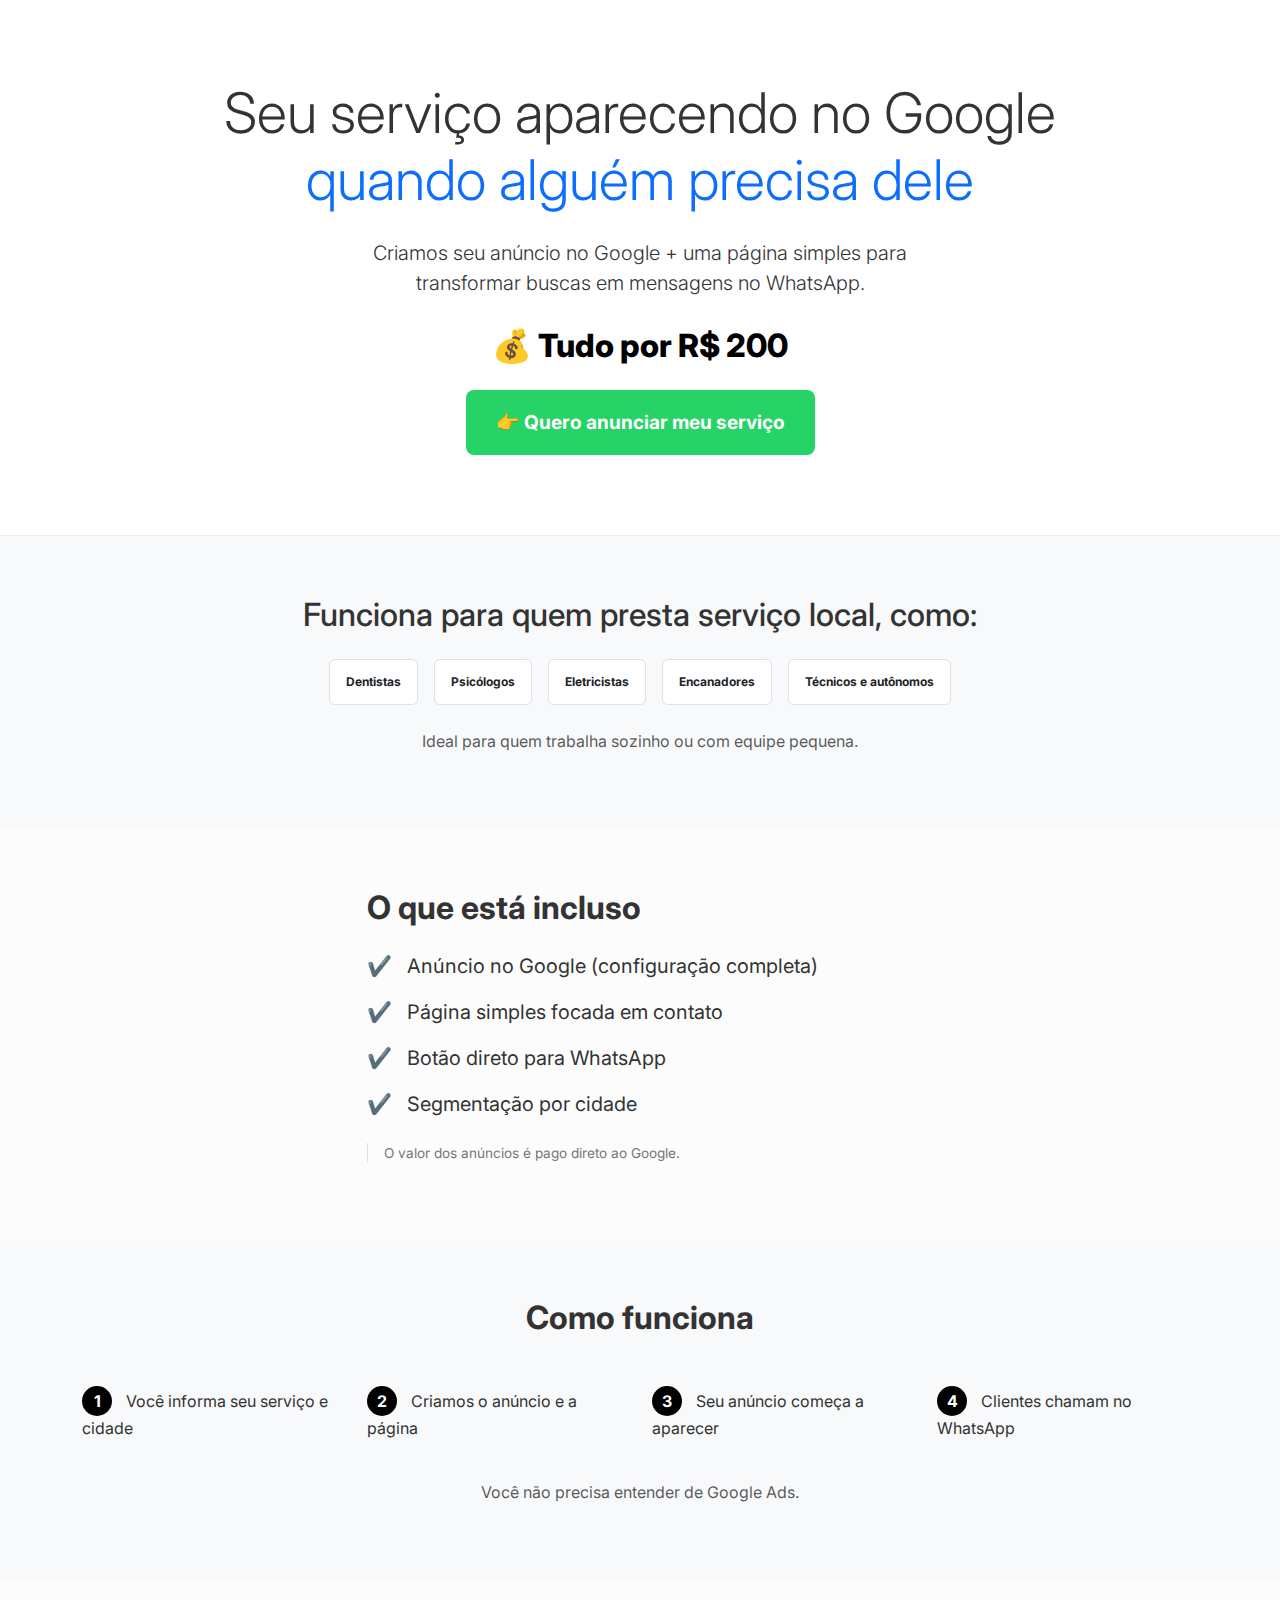
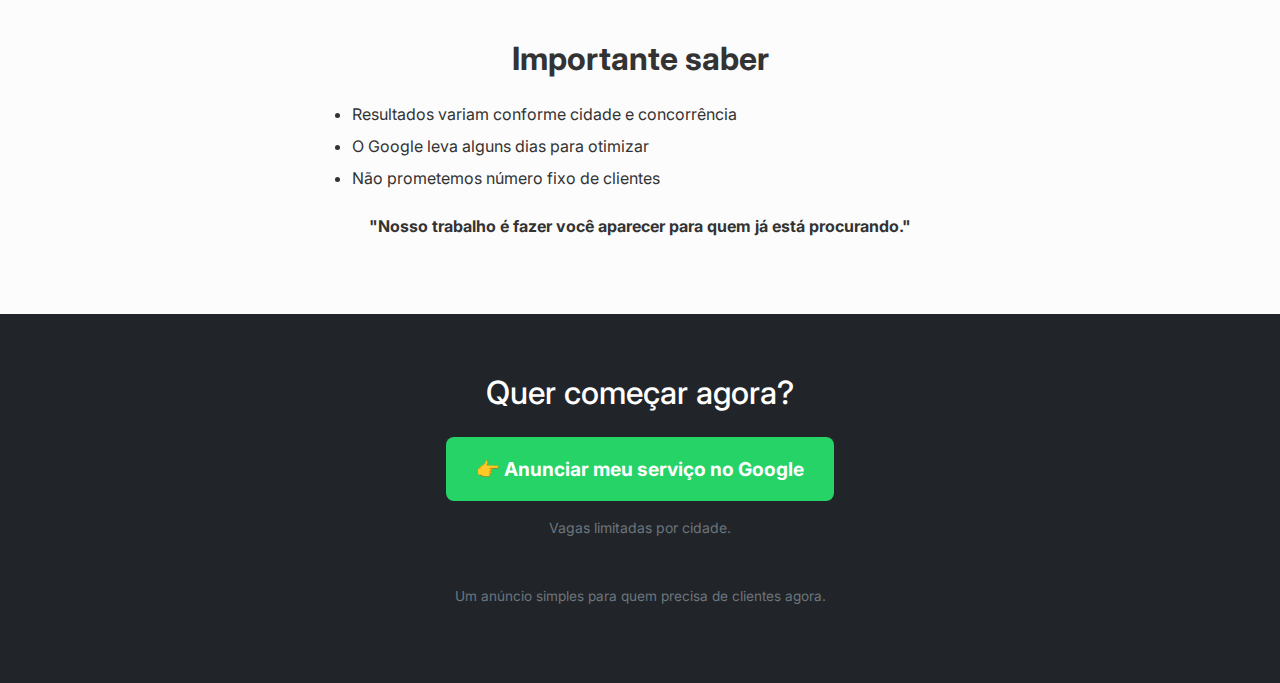
<file: teste1.html>
<!DOCTYPE html>
<html lang="pt-br">
<head>
    <meta charset="UTF-8">
    <meta name="viewport" content="width=device-width, initial-scale=1.0">
    <title>Seu Serviço no Google | Anúncio + Página</title>
    <link href="https://cdn.jsdelivr.net/npm/bootstrap@5.3.0/dist/css/bootstrap.min.css" rel="stylesheet">
    <link href="https://fonts.googleapis.com/css2?family=Inter:wght@400;700;800&display=swap" rel="stylesheet">
    <style>
        body { font-family: 'Inter', sans-serif; color: #333; background-color: #fcfcfc; }
        .hero { padding: 80px 0; background: #fff; border-bottom: 1px solid #eee; }
        .btn-whatsapp { background-color: #25d366; color: #fff; font-weight: bold; padding: 18px 30px; font-size: 1.2rem; border-radius: 8px; text-decoration: none; display: inline-block; transition: 0.3s; }
        .btn-whatsapp:hover { background-color: #128c7e; color: #fff; transform: scale(1.02); }
        .price-tag { font-size: 2rem; font-weight: 800; color: #000; margin: 20px 0; }
        .section-padding { padding: 60px 0; }
        .bg-light-gray { background-color: #f8f9fa; }
        .check-icon { color: #25d366; font-weight: bold; margin-right: 10px; }
        .step-number { background: #000; color: #fff; width: 30px; height: 30px; display: inline-flex; align-items: center; justify-content: center; border-radius: 50%; margin-right: 10px; font-weight: bold; }
        .footer-note { font-size: 0.85rem; color: #777; }
    </style>
</head>
<body>

    <section class="hero text-center">
        <div class="container">
            <h1 class="display-4 fw-800 mb-4">Seu serviço aparecendo no Google <br><span class="text-primary">quando alguém precisa dele</span></h1>
            <p class="lead mb-4 mx-auto" style="max-width: 600px;">Criamos seu anúncio no Google + uma página simples para transformar buscas em mensagens no WhatsApp.</p>
            <div class="price-tag">💰 Tudo por R$ 200</div>
            <a href="https://wa.me/SEUNUMERO" class="btn-whatsapp">👉 Quero anunciar meu serviço</a>
        </div>
    </section>

    <section class="section-padding bg-light-gray">
        <div class="container text-center">
            <h2 class="mb-4">Funciona para quem presta serviço local, como:</h2>
            <div class="d-flex flex-wrap justify-content-center gap-3 mb-4">
                <span class="badge bg-white text-dark border p-3">Dentistas</span>
                <span class="badge bg-white text-dark border p-3">Psicólogos</span>
                <span class="badge bg-white text-dark border p-3">Eletricistas</span>
                <span class="badge bg-white text-dark border p-3">Encanadores</span>
                <span class="badge bg-white text-dark border p-3">Técnicos e autônomos</span>
            </div>
            <p class="text-muted">Ideal para quem trabalha sozinho ou com equipe pequena.</p>
        </div>
    </section>

    <section class="section-padding">
        <div class="container">
            <div class="row justify-content-center">
                <div class="col-md-6">
                    <h2 class="fw-bold mb-4">O que está incluso</h2>
                    <ul class="list-unstyled fs-5">
                        <li class="mb-3"><span class="check-icon">✔️</span> Anúncio no Google (configuração completa)</li>
                        <li class="mb-3"><span class="check-icon">✔️</span> Página simples focada em contato</li>
                        <li class="mb-3"><span class="check-icon">✔️</span> Botão direto para WhatsApp</li>
                        <li class="mb-3"><span class="check-icon">✔️</span> Segmentação por cidade</li>
                    </ul>
                    <p class="footer-note mt-4 border-start ps-3">O valor dos anúncios é pago direto ao Google.</p>
                </div>
            </div>
        </div>
    </section>

    <section class="section-padding bg-light-gray">
        <div class="container">
            <h2 class="text-center fw-bold mb-5">Como funciona</h2>
            <div class="row g-4 justify-content-center">
                <div class="col-md-3">
                    <p><span class="step-number">1</span> Você informa seu serviço e cidade</p>
                </div>
                <div class="col-md-3">
                    <p><span class="step-number">2</span> Criamos o anúncio e a página</p>
                </div>
                <div class="col-md-3">
                    <p><span class="step-number">3</span> Seu anúncio começa a aparecer</p>
                </div>
                <div class="col-md-3">
                    <p><span class="step-number">4</span> Clientes chamam no WhatsApp</p>
                </div>
            </div>
            <p class="text-center mt-4 text-muted">Você não precisa entender de Google Ads.</p>
        </div>
    </section>

    <section class="section-padding">
        <div class="container text-center">
            <h2 class="fw-bold mb-4">Importante saber</h2>
            <div class="row justify-content-center">
                <div class="col-md-7 text-start">
                    <ul>
                        <li class="mb-2">Resultados variam conforme cidade e concorrência</li>
                        <li class="mb-2">O Google leva alguns dias para otimizar</li>
                        <li class="mb-2">Não prometemos número fixo de clientes</li>
                    </ul>
                    <p class="fw-bold text-center mt-4 italic">"Nosso trabalho é fazer você aparecer para quem já está procurando."</p>
                </div>
            </div>
        </div>
    </section>

    <section class="section-padding bg-dark text-white text-center">
        <div class="container">
            <h2 class="mb-4">Quer começar agora?</h2>
            <a href="https://wa.me/SEUNUMERO" class="btn-whatsapp mb-3">👉 Anunciar meu serviço no Google</a>
            <p class="small d-block text-secondary">Vagas limitadas por cidade.</p>
            <p class="mt-5 footer-note text-secondary">Um anúncio simples para quem precisa de clientes agora.</p>
        </div>
    </section>

</body>
</html>
</file>
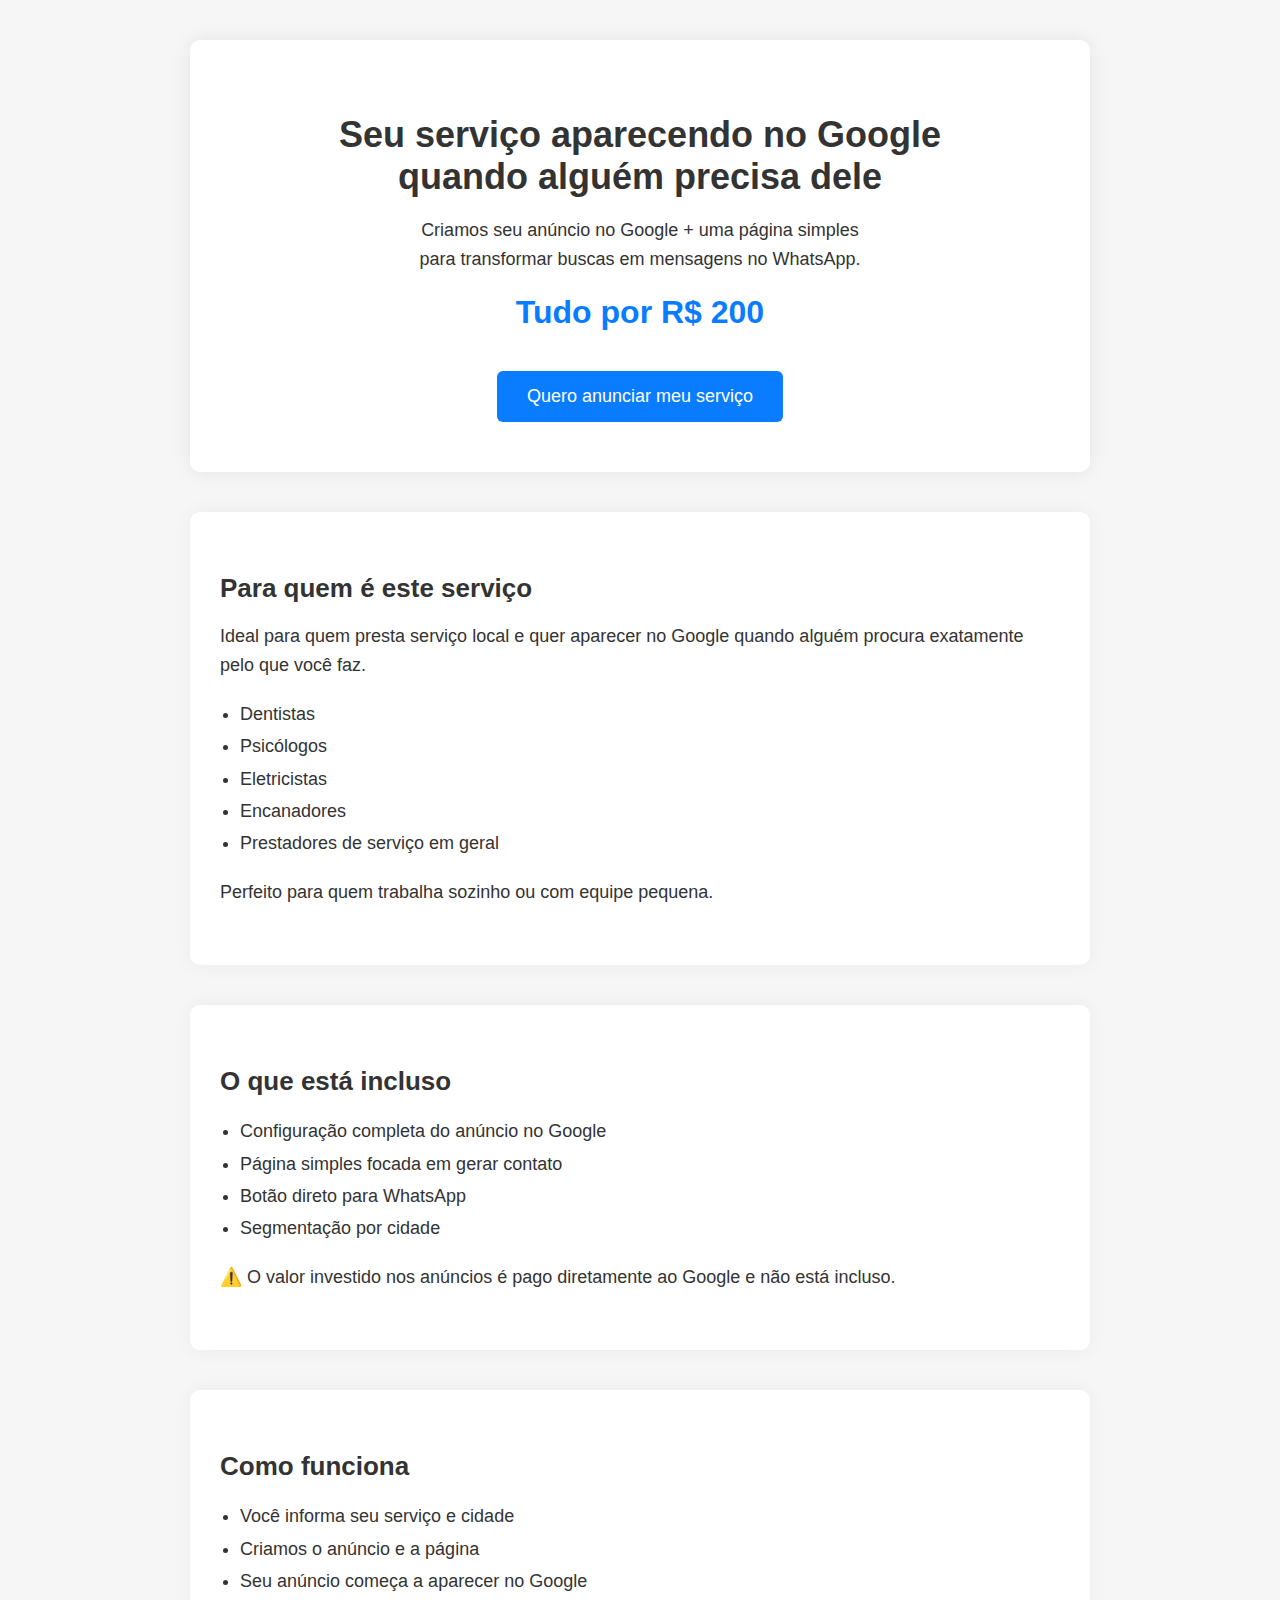
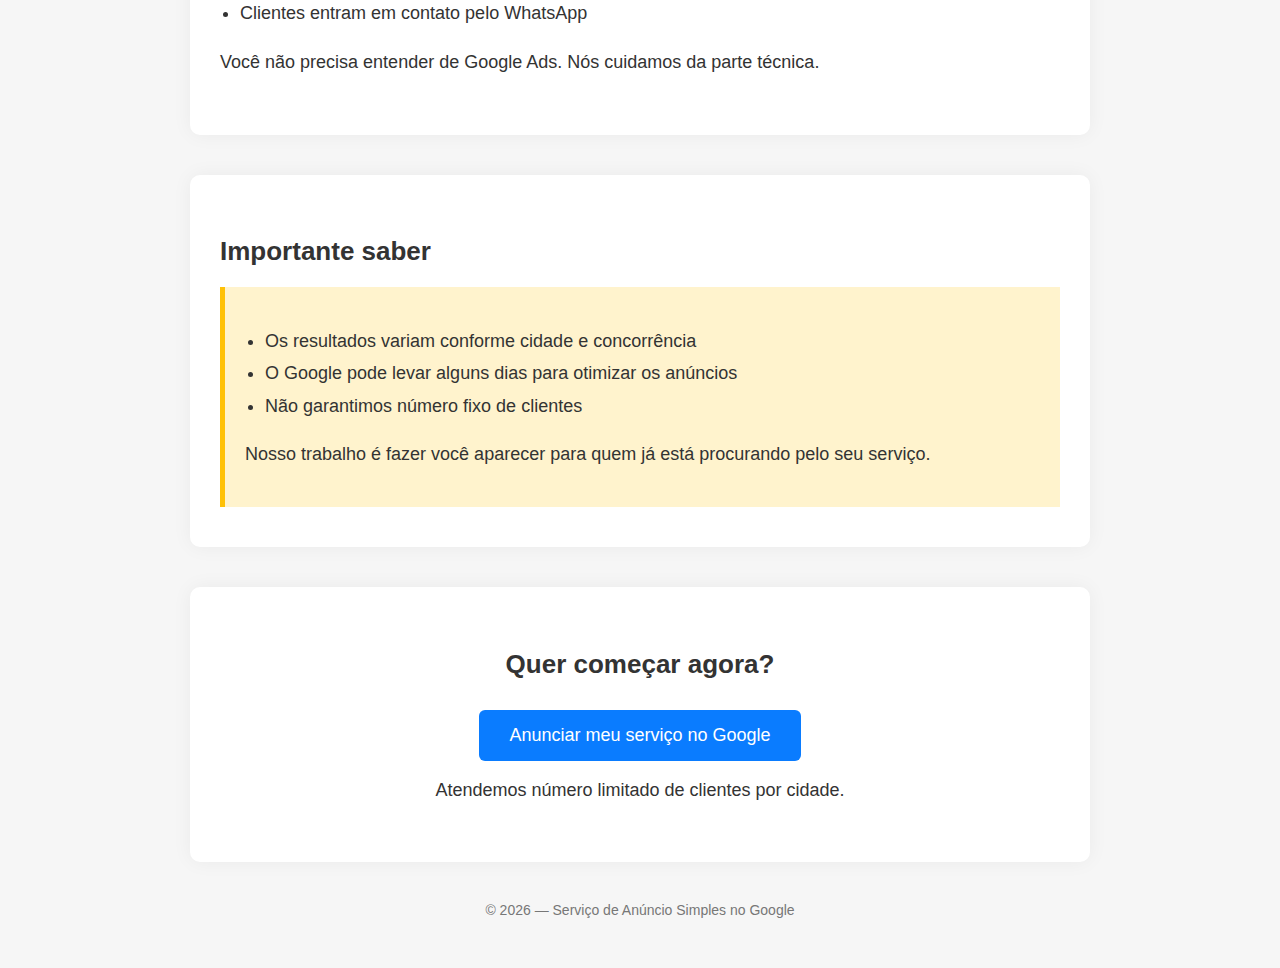
<file: teste2.html>
<!DOCTYPE html>
<html lang="pt-BR">
<head>
    <meta charset="UTF-8">
    <title>Anúncio Simples no Google | Receba clientes no WhatsApp</title>
    <meta name="viewport" content="width=device-width, initial-scale=1.0">
    <meta name="description" content="Criamos seu anúncio no Google + página simples para gerar contatos no WhatsApp. Ideal para prestadores de serviço. Tudo por R$ 200.">

    <style>
        body {
            margin: 0;
            font-family: Arial, Helvetica, sans-serif;
            background: #f6f6f6;
            color: #333;
        }

        .container {
            max-width: 900px;
            margin: auto;
            padding: 40px 20px;
        }

        h1 {
            font-size: 36px;
            margin-bottom: 15px;
        }

        h2 {
            font-size: 26px;
            margin-bottom: 10px;
        }

        p {
            font-size: 18px;
            line-height: 1.6;
        }

        .hero {
            background: #ffffff;
            border-radius: 10px;
            padding: 50px 30px;
            text-align: center;
            box-shadow: 0 0 20px rgba(0,0,0,0.08);
        }

        .price {
            font-size: 32px;
            font-weight: bold;
            color: #0a7cff;
            margin: 20px 0;
        }

        .btn {
            display: inline-block;
            background: #0a7cff;
            color: #fff;
            padding: 15px 30px;
            font-size: 18px;
            text-decoration: none;
            border-radius: 6px;
            margin-top: 20px;
        }

        .btn:hover {
            background: #095fc0;
        }

        .section {
            background: #ffffff;
            border-radius: 10px;
            padding: 40px 30px;
            margin-top: 40px;
            box-shadow: 0 0 20px rgba(0,0,0,0.05);
        }

        ul {
            font-size: 18px;
            line-height: 1.8;
            padding-left: 20px;
        }

        .warning {
            background: #fff3cd;
            border-left: 5px solid #ffc107;
            padding: 20px;
            margin-top: 20px;
            font-size: 16px;
        }

        .footer {
            text-align: center;
            font-size: 14px;
            color: #777;
            margin: 40px 0 10px;
        }

        @media (max-width: 600px) {
            h1 {
                font-size: 28px;
            }
            h2 {
                font-size: 22px;
            }
            p, ul {
                font-size: 16px;
            }
        }
    </style>
</head>

<body>

<div class="container">

    <!-- HERO -->
    <div class="hero">
        <h1>Seu serviço aparecendo no Google<br>quando alguém precisa dele</h1>

        <p>
            Criamos seu anúncio no Google + uma página simples<br>
            para transformar buscas em mensagens no WhatsApp.
        </p>

        <div class="price">Tudo por R$ 200</div>

        <a class="btn" href="https://wa.me/5500000000000" target="_blank">
            Quero anunciar meu serviço
        </a>
    </div>

    <!-- PARA QUEM É -->
    <div class="section">
        <h2>Para quem é este serviço</h2>

        <p>
            Ideal para quem presta serviço local e quer aparecer no Google
            quando alguém procura exatamente pelo que você faz.
        </p>

        <ul>
            <li>Dentistas</li>
            <li>Psicólogos</li>
            <li>Eletricistas</li>
            <li>Encanadores</li>
            <li>Prestadores de serviço em geral</li>
        </ul>

        <p>
            Perfeito para quem trabalha sozinho ou com equipe pequena.
        </p>
    </div>

    <!-- O QUE INCLUI -->
    <div class="section">
        <h2>O que está incluso</h2>

        <ul>
            <li>Configuração completa do anúncio no Google</li>
            <li>Página simples focada em gerar contato</li>
            <li>Botão direto para WhatsApp</li>
            <li>Segmentação por cidade</li>
        </ul>

        <p>
            ⚠️ O valor investido nos anúncios é pago diretamente ao Google e não está incluso.
        </p>
    </div>

    <!-- COMO FUNCIONA -->
    <div class="section">
        <h2>Como funciona</h2>

        <ul>
            <li>Você informa seu serviço e cidade</li>
            <li>Criamos o anúncio e a página</li>
            <li>Seu anúncio começa a aparecer no Google</li>
            <li>Clientes entram em contato pelo WhatsApp</li>
        </ul>

        <p>
            Você não precisa entender de Google Ads. Nós cuidamos da parte técnica.
        </p>
    </div>

    <!-- EXPECTATIVA -->
    <div class="section">
        <h2>Importante saber</h2>

        <div class="warning">
            <ul>
                <li>Os resultados variam conforme cidade e concorrência</li>
                <li>O Google pode levar alguns dias para otimizar os anúncios</li>
                <li>Não garantimos número fixo de clientes</li>
            </ul>

            <p>
                Nosso trabalho é fazer você aparecer para quem já está procurando pelo seu serviço.
            </p>
        </div>
    </div>

    <!-- CTA FINAL -->
    <div class="section" style="text-align:center;">
        <h2>Quer começar agora?</h2>

        <a class="btn" href="https://wa.me/5500000000000" target="_blank">
            Anunciar meu serviço no Google
        </a>

        <p style="margin-top:15px;">
            Atendemos número limitado de clientes por cidade.
        </p>
    </div>

    <div class="footer">
        © 2026 — Serviço de Anúncio Simples no Google
    </div>

</div>

</body>
</html>
</file>
